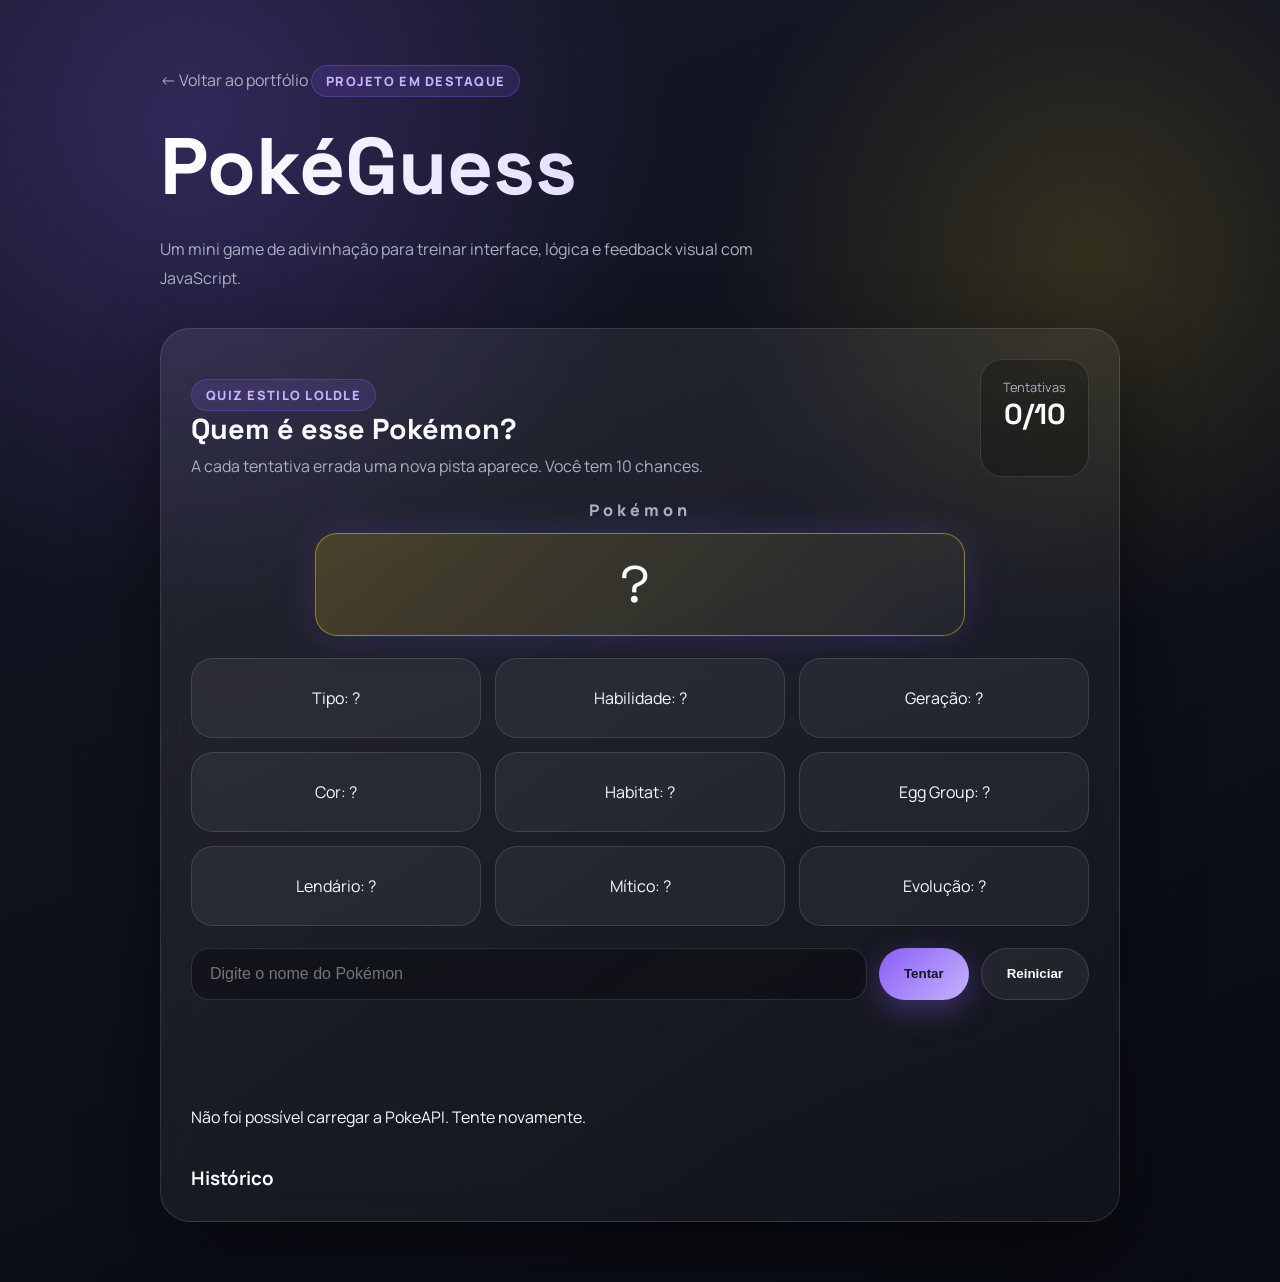
<file: pokeguess.html>
<!doctype html>
<html lang="pt-BR">
  <head>
    <meta charset="UTF-8" />
    <meta name="viewport" content="width=device-width, initial-scale=1.0" />
    <meta
      name="description"
      content="Página do projeto PokéGuess, com informações, recursos e navegação de volta ao portfólio."
    />
    <title>Portfólio + joguinho</title>

    <link rel="preconnect" href="https://fonts.googleapis.com" />
    <link rel="preconnect" href="https://fonts.gstatic.com" crossorigin />
    <link
      href="https://fonts.googleapis.com/css2?family=Manrope:wght@400;500;700;800&family=Space+Grotesk:wght@500;700&display=swap"
      rel="stylesheet"
    />
    <link rel="stylesheet" href="css/pokeguess.css" />
  </head>
  <body>
    <header class="project-hero">
      <a class="back-link" href="index.html">← Voltar ao portfólio</a>
      <span class="project-label">Projeto em destaque</span>
      <h1>PokéGuess</h1>
      <p>
        Um mini game de adivinhação para treinar interface, lógica e feedback
        visual com JavaScript.
      </p>
    </header>

    <main class="project-main">
      <section class="project-panel game-panel">
        <div class="game-header">
          <div>
            <span class="project-label">Quiz estilo Loldle</span>
            <h2>Quem é esse Pokémon?</h2>
            <p class="game-intro">
              A cada tentativa errada uma nova pista aparece. Você tem 10
              chances.
            </p>
          </div>
          <div class="scoreboard">
            <span>Tentativas</span>
            <strong id="attemptsValue">0/10</strong>
          </div>
        </div>

        <div class="letters-box">
          <span class="letters-title">Pokémon</span>
          <div
            class="letters-clue clue-chip clue-chip-revealed"
            id="clueLetters"
          >
            ?
          </div>
        </div>

        <div class="clue-grid" id="clueGrid" aria-live="polite">
          <div class="clue-chip" id="clueType">Tipo: ?</div>
          <div class="clue-chip" id="clueAbility">Habilidade: ?</div>
          <div class="clue-chip" id="clueGeneration">Geração: ?</div>
          <div class="clue-chip" id="clueColor">Cor: ?</div>
          <div class="clue-chip" id="clueHabitat">Habitat: ?</div>
          <div class="clue-chip" id="clueEggGroups">Egg Group: ?</div>
          <div class="clue-chip" id="clueLegendary">Lendário: ?</div>
          <div class="clue-chip" id="clueMythical">Mítico: ?</div>
          <div class="clue-chip" id="clueEvolution">Evolução: ?</div>
        </div>

        <div class="game-controls">
          <input
            id="guessInput"
            type="text"
            placeholder="Digite o nome do Pokémon"
            autocomplete="off"
          />
          <button id="guessButton" class="btn btn-primary" type="button">
            Tentar
          </button>
          <button id="restartButton" class="btn btn-secondary" type="button">
            Reiniciar
          </button>
        </div>

        <div id="pokemonResult" class="pokemon-result" aria-live="polite"></div>

        <div class="pokemon-result-sprite">
          <img id="pokemonSprite" alt="Sprite do Pokémon" hidden />
        </div>

        <p id="gameFeedback" class="game-feedback"></p>

        <div class="guess-history">
          <h3>Histórico</h3>
          <ul id="historyList"></ul>
        </div>
      </section>
    </main>

    <script src="js/pokeguess.js"></script>
  </body>
</html>
</file>
<file: css/pokeguess.css>
:root {
  --bg: #090b12;
  --surface: rgba(20, 24, 36, 0.75);
  --surface-light: rgba(255, 255, 255, 0.06);

  --text: #f8fafc;
  --muted: #a8b1c1;

  --primary: #8b5cf6;
  --primary-light: #c4b5fd;

  --gold: #facc15;
  --success: #4ade80;
  --danger: #f87171;

  --border: rgba(255, 255, 255, 0.12);

  --shadow: 0 30px 80px rgba(0, 0, 0, 0.45);
}

* {
  box-sizing: border-box;
  margin: 0;
  padding: 0;
}

body {
  min-height: 100vh;

  font-family: "Manrope", sans-serif;

  color: var(--text);

  background:
    radial-gradient(
      circle at 15% 10%,
      rgba(139, 92, 246, 0.25),
      transparent 30%
    ),
    radial-gradient(
      circle at 85% 20%,
      rgba(250, 204, 21, 0.15),
      transparent 25%
    ),
    linear-gradient(160deg, #151827, var(--bg));

  overflow-x: hidden;
}

body::before {
  content: "";

  position: fixed;

  inset: 0;

  background-image: radial-gradient(
    rgba(255, 255, 255, 0.08) 1px,
    transparent 1px
  );

  background-size: 35px 35px;

  opacity: 0.25;

  pointer-events: none;
}

a {
  color: inherit;
  text-decoration: none;
}

.project-hero,
.project-main {
  max-width: 1000px;

  margin: auto;

  padding-inline: 20px;
}

.project-hero {
  padding-top: 45px;

  padding-bottom: 35px;

  animation: fade 0.6s ease;
}

.back-link {
  display: inline-flex;

  gap: 8px;

  align-items: center;

  color: var(--muted);

  transition: 0.3s;
}

.back-link:hover {
  color: white;

  transform: translateX(-4px);
}

.project-label {
  display: inline-block;

  margin-top: 20px;

  padding: 6px 14px;

  border-radius: 999px;

  background: rgba(139, 92, 246, 0.15);

  border: 1px solid rgba(139, 92, 246, 0.3);

  color: var(--primary-light);

  font-size: 0.8rem;

  font-weight: 800;

  letter-spacing: 0.08rem;

  text-transform: uppercase;
}

.project-hero h1 {
  font-family: "Space Grotesk";

  font-size: clamp(3rem, 8vw, 5rem);

  margin: 18px 0;

  background: linear-gradient(90deg, #fff, #c4b5fd);

  background-clip: text;

  color: transparent;
}

.project-hero p {
  max-width: 650px;

  color: var(--muted);

  line-height: 1.8;
}

/* PANEL */

.project-main {
  padding-bottom: 60px;
}

.project-panel {
  background: linear-gradient(
    145deg,
    rgba(255, 255, 255, 0.08),
    rgba(255, 255, 255, 0.03)
  );

  backdrop-filter: blur(18px);

  border: 1px solid var(--border);

  box-shadow: var(--shadow);

  border-radius: 30px;

  padding: 30px;

  animation: fade 0.7s ease;
}

.game-panel {
  display: grid;

  gap: 22px;
}

/* HEADER */

.game-header {
  display: flex;

  justify-content: space-between;

  gap: 20px;
}

.game-header h2 {
  font-family: "Space Grotesk";

  font-size: 1.8rem;
}

.game-intro {
  color: var(--muted);

  margin-top: 8px;
}

.scoreboard {
  padding: 18px 22px;

  border-radius: 22px;

  background: rgba(0, 0, 0, 0.25);

  border: 1px solid var(--border);

  text-align: center;
}

.scoreboard span {
  display: block;

  color: var(--muted);

  font-size: 0.8rem;
}

.scoreboard strong {
  font-family: "Space Grotesk";

  font-size: 1.8rem;
}

/* PALAVRA */

.letters-box {
  display: grid;

  justify-items: center;

  gap: 12px;
}

.letters-title {
  font-weight: 800;

  letter-spacing: 0.25rem;

  color: var(--muted);
}

.letters-clue {
  width: 100%;

  max-width: 650px;

  min-height: 120px;

  display: flex;

  align-items: center;

  justify-content: center;

  border-radius: 26px;

  background: linear-gradient(
    135deg,
    rgba(139, 92, 246, 0.25),
    rgba(250, 204, 21, 0.15)
  );

  border: 2px solid rgba(139, 92, 246, 0.5);

  font-family: "Space Grotesk";

  font-size: clamp(2rem, 6vw, 3.2rem);

  letter-spacing: 0.6rem;

  box-shadow: 0 0 35px rgba(139, 92, 246, 0.2);

  animation: pulse 3s infinite;
}

/* DICAS */

.clue-grid {
  display: grid;

  grid-template-columns: repeat(auto-fit, minmax(220px, 1fr));

  gap: 14px;
}

.clue-chip {
  min-height: 80px;

  display: flex;

  align-items: center;

  justify-content: center;

  text-align: center;

  padding: 18px;

  border-radius: 22px;

  background: rgba(255, 255, 255, 0.05);

  border: 1px solid var(--border);

  transition: 0.3s;
}

.clue-chip:hover {
  transform: translateY(-4px);

  background: rgba(255, 255, 255, 0.09);
}

.clue-chip-revealed {
  border-color: rgba(250, 204, 21, 0.5);

  background: linear-gradient(
    135deg,
    rgba(250, 204, 21, 0.18),
    rgba(255, 255, 255, 0.04)
  );
}

/* CONTROLES */

.game-controls {
  display: grid;

  grid-template-columns: 1fr auto auto;

  gap: 12px;
}

.game-controls input {
  padding: 16px 18px;

  border-radius: 18px;

  border: 1px solid var(--border);

  background: rgba(0, 0, 0, 0.3);

  color: white;

  font-size: 1rem;

  outline: none;
}

.game-controls input:focus {
  border-color: #8b5cf6;

  box-shadow: 0 0 0 5px rgba(139, 92, 246, 0.2);
}

.btn {
  padding: 15px 25px;

  border-radius: 999px;

  font-weight: 900;

  cursor: pointer;

  transition: 0.3s;
}

.btn:hover {
  transform: translateY(-3px);
}

.btn-primary {
  border: none;

  color: #111827;

  background: linear-gradient(135deg, #8b5cf6, #c4b5fd);

  box-shadow: 0 10px 30px rgba(139, 92, 246, 0.35);
}

.btn-secondary {
  color: white;

  background: rgba(255, 255, 255, 0.06);

  border: 1px solid var(--border);
}

/* RESULTADO */

.pokemon-result {
  display: grid;

  place-items: center;

  text-align: center;
}

.pokemon-result-sprite {
  width: 100%;

  display: flex;

  justify-content: center;

  align-items: center;

  margin: 20px 0;
}

.pokemon-result-sprite img {
  width: 150px;

  height: 150px;

  object-fit: contain;

  image-rendering: pixelated;

  border-radius: 24px;

  padding: 15px;

  background: linear-gradient(
    135deg,
    rgba(139, 92, 246, 0.15),
    rgba(250, 204, 21, 0.15)
  );

  border: 1px solid rgba(255, 255, 255, 0.12);

  box-shadow: 0 20px 40px rgba(0, 0, 0, 0.35);

  animation: float 3s ease-in-out infinite;

  transition: transform 0.3s ease;
}

.pokemon-result-sprite img:hover {
  transform: scale(1.1) rotate(3deg);
}
.guess-history {
  margin-top: 15px;
}

.guess-history li {
  padding: 15px;

  border-radius: 18px;

  background: rgba(255, 255, 255, 0.05);

  margin-bottom: 10px;

  transition: 0.3s;
}

.guess-history li:hover {
  transform: translateX(6px);
}

/* ANIMAÇÕES */

@keyframes fade {
  from {
    opacity: 0;

    transform: translateY(20px);
  }

  to {
    opacity: 1;

    transform: none;
  }
}

@keyframes pulse {
  0%,
  100% {
    box-shadow: 0 0 25px rgba(139, 92, 246, 0.15);
  }

  50% {
    box-shadow: 0 0 45px rgba(139, 92, 246, 0.35);
  }
}

@keyframes float {
  50% {
    transform: translateY(-10px);
  }
}

/* MOBILE */

@media (max-width: 650px) {
  body {
    font-size: 0.9rem;
  }

  .project-hero,
  .project-main {
    padding-inline: 14px;
  }

  .project-hero {
    padding-top: 25px;

    padding-bottom: 20px;
  }

  .project-label {
    font-size: 0.7rem;

    padding: 5px 12px;
  }

  .project-hero h1 {
    font-size: 2.6rem;

    margin: 14px 0;
  }

  .project-hero p {
    font-size: 0.9rem;

    line-height: 1.6;
  }

  /* CARD PRINCIPAL */

  .project-panel {
    padding: 18px;

    border-radius: 22px;
  }

  .game-panel {
    gap: 16px;
  }

  /* HEADER */

  .game-header {
    display: flex;

    flex-direction: column;

    gap: 14px;
  }

  .game-header h2 {
    font-size: 1.35rem;
  }

  .game-intro {
    font-size: 0.85rem;
  }

  .scoreboard {
    width: 100%;

    padding: 12px;

    display: flex;

    justify-content: center;

    align-items: center;

    gap: 10px;
  }

  .scoreboard span {
    margin: 0;
  }

  .scoreboard strong {
    font-size: 1.3rem;
  }

  /* PALAVRA */

  .letters-box {
    margin-top: 5px;
  }

  .letters-title {
    font-size: 0.75rem;
  }

  .letters-clue {
    min-height: 75px;

    padding: 12px;

    border-radius: 18px;

    font-size: clamp(1.4rem, 9vw, 2rem);

    letter-spacing: 0.25rem;
  }

  /* DICAS */

  .clue-grid {
    grid-template-columns: repeat(2, 1fr);

    gap: 8px;
  }

  .clue-chip {
    min-height: 58px;

    padding: 10px;

    border-radius: 15px;

    font-size: 0.78rem;
  }

  /* INPUTS */

  .game-controls {
    grid-template-columns: 1fr;

    gap: 10px;
  }

  .game-controls input {
    padding: 13px 15px;

    font-size: 0.9rem;
  }

  .btn {
    padding: 13px 18px;

    font-size: 0.85rem;
  }

  /* SPRITE */

  .pokemon-result-sprite {
    margin: 5px 0;
  }

  .pokemon-result-sprite img {
    width: 100px;

    height: 100px;

    padding: 8px;
  }

  .pokemon-result h3 {
    font-size: 1.2rem;
  }

  /* FEEDBACK */

  .game-feedback {
    min-height: 45px;

    padding: 10px;

    font-size: 0.85rem;
  }

  /* HISTÓRICO */

  .guess-history {
    gap: 8px;
  }

  .guess-history h3 {
    font-size: 1rem;
  }

  .guess-history li {
    padding: 11px;

    font-size: 0.85rem;
  }
}
</file>
